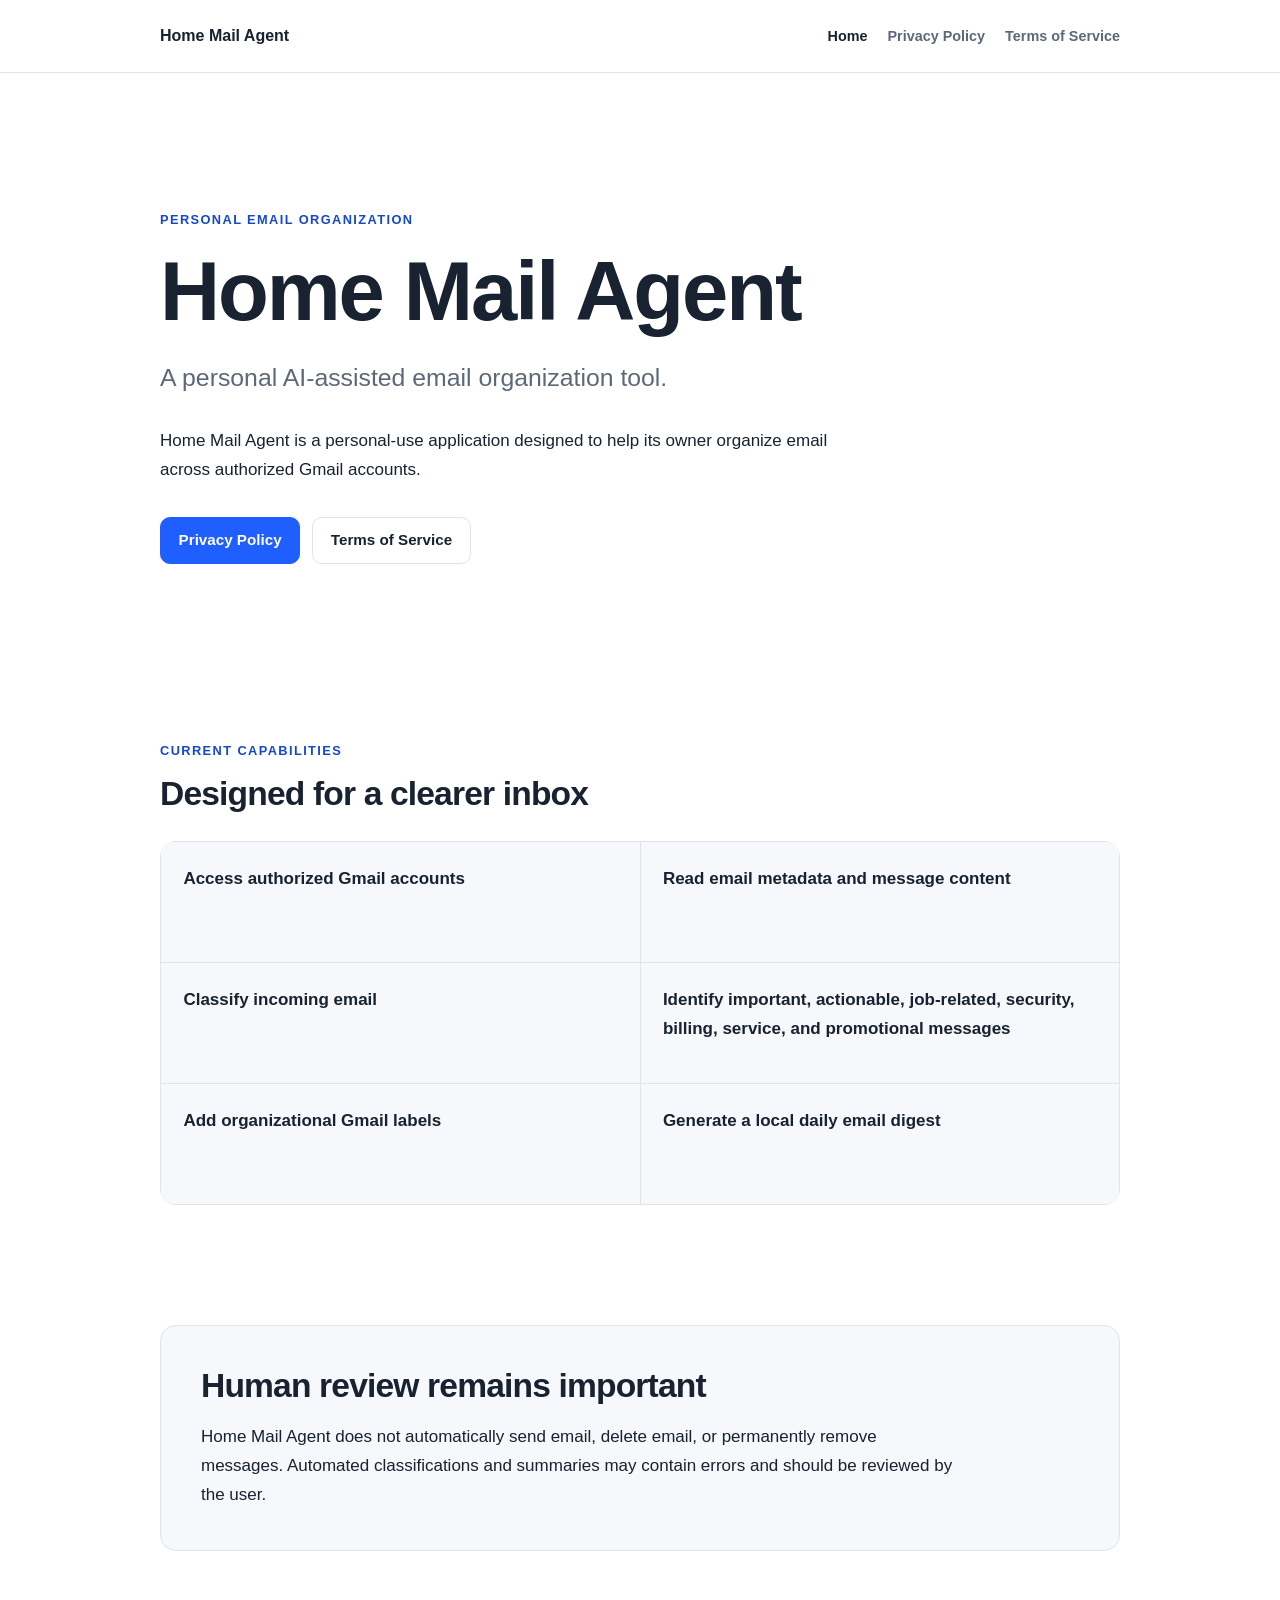
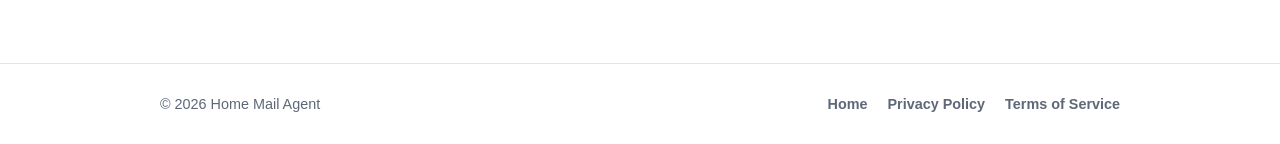
<file: docs/index.html>
<!doctype html>
<html lang="en">
  <head>
    <meta charset="utf-8">
    <meta name="viewport" content="width=device-width, initial-scale=1">
    <meta name="description" content="Home Mail Agent is a personal AI-assisted email organization tool.">
    <title>Home Mail Agent</title>
    <link rel="stylesheet" href="styles.css">
  </head>
  <body>
    <header class="site-header">
      <nav class="nav container" aria-label="Primary navigation">
        <a class="brand" href="index.html">Home Mail Agent</a>
        <div class="nav-links">
          <a aria-current="page" href="index.html">Home</a>
          <a href="privacy.html">Privacy Policy</a>
          <a href="terms.html">Terms of Service</a>
        </div>
      </nav>
    </header>

    <main>
      <section class="hero container">
        <p class="eyebrow">Personal email organization</p>
        <h1>Home Mail Agent</h1>
        <p class="subtitle">A personal AI-assisted email organization tool.</p>
        <p class="intro">
          Home Mail Agent is a personal-use application designed to help its
          owner organize email across authorized Gmail accounts.
        </p>
        <div class="actions" aria-label="Legal information">
          <a class="button primary" href="privacy.html">Privacy Policy</a>
          <a class="button secondary" href="terms.html">Terms of Service</a>
        </div>
      </section>

      <section class="section container" aria-labelledby="capabilities-title">
        <div class="section-heading">
          <p class="eyebrow">Current capabilities</p>
          <h2 id="capabilities-title">Designed for a clearer inbox</h2>
        </div>
        <ul class="feature-grid">
          <li>Access authorized Gmail accounts</li>
          <li>Read email metadata and message content</li>
          <li>Classify incoming email</li>
          <li>
            Identify important, actionable, job-related, security, billing,
            service, and promotional messages
          </li>
          <li>Add organizational Gmail labels</li>
          <li>Generate a local daily email digest</li>
        </ul>
      </section>

      <section class="section container">
        <div class="notice">
          <h2>Human review remains important</h2>
          <p>
            Home Mail Agent does not automatically send email, delete email,
            or permanently remove messages. Automated classifications and
            summaries may contain errors and should be reviewed by the user.
          </p>
        </div>
      </section>
    </main>

    <footer class="site-footer">
      <div class="container footer-content">
        <p>&copy; 2026 Home Mail Agent</p>
        <nav class="footer-links" aria-label="Footer navigation">
          <a href="index.html">Home</a>
          <a href="privacy.html">Privacy Policy</a>
          <a href="terms.html">Terms of Service</a>
        </nav>
      </div>
    </footer>
  </body>
</html>
</file>
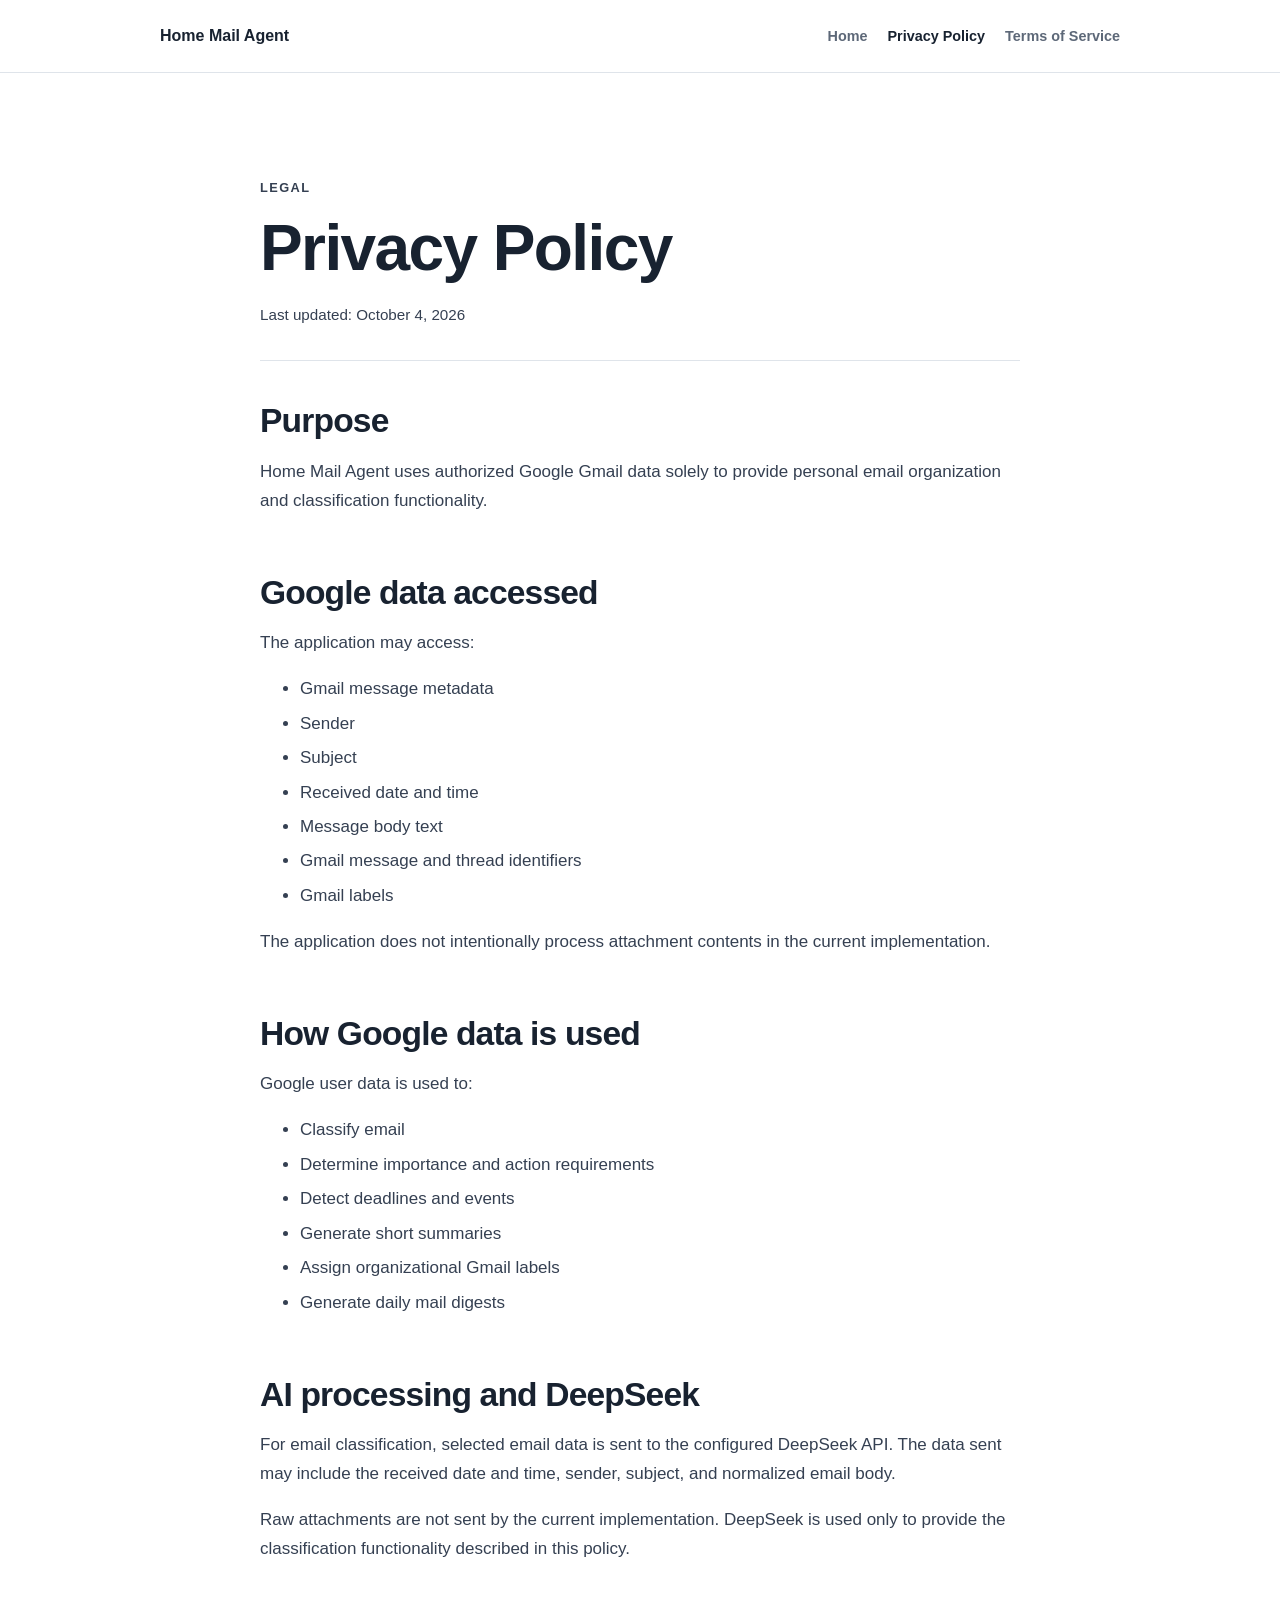
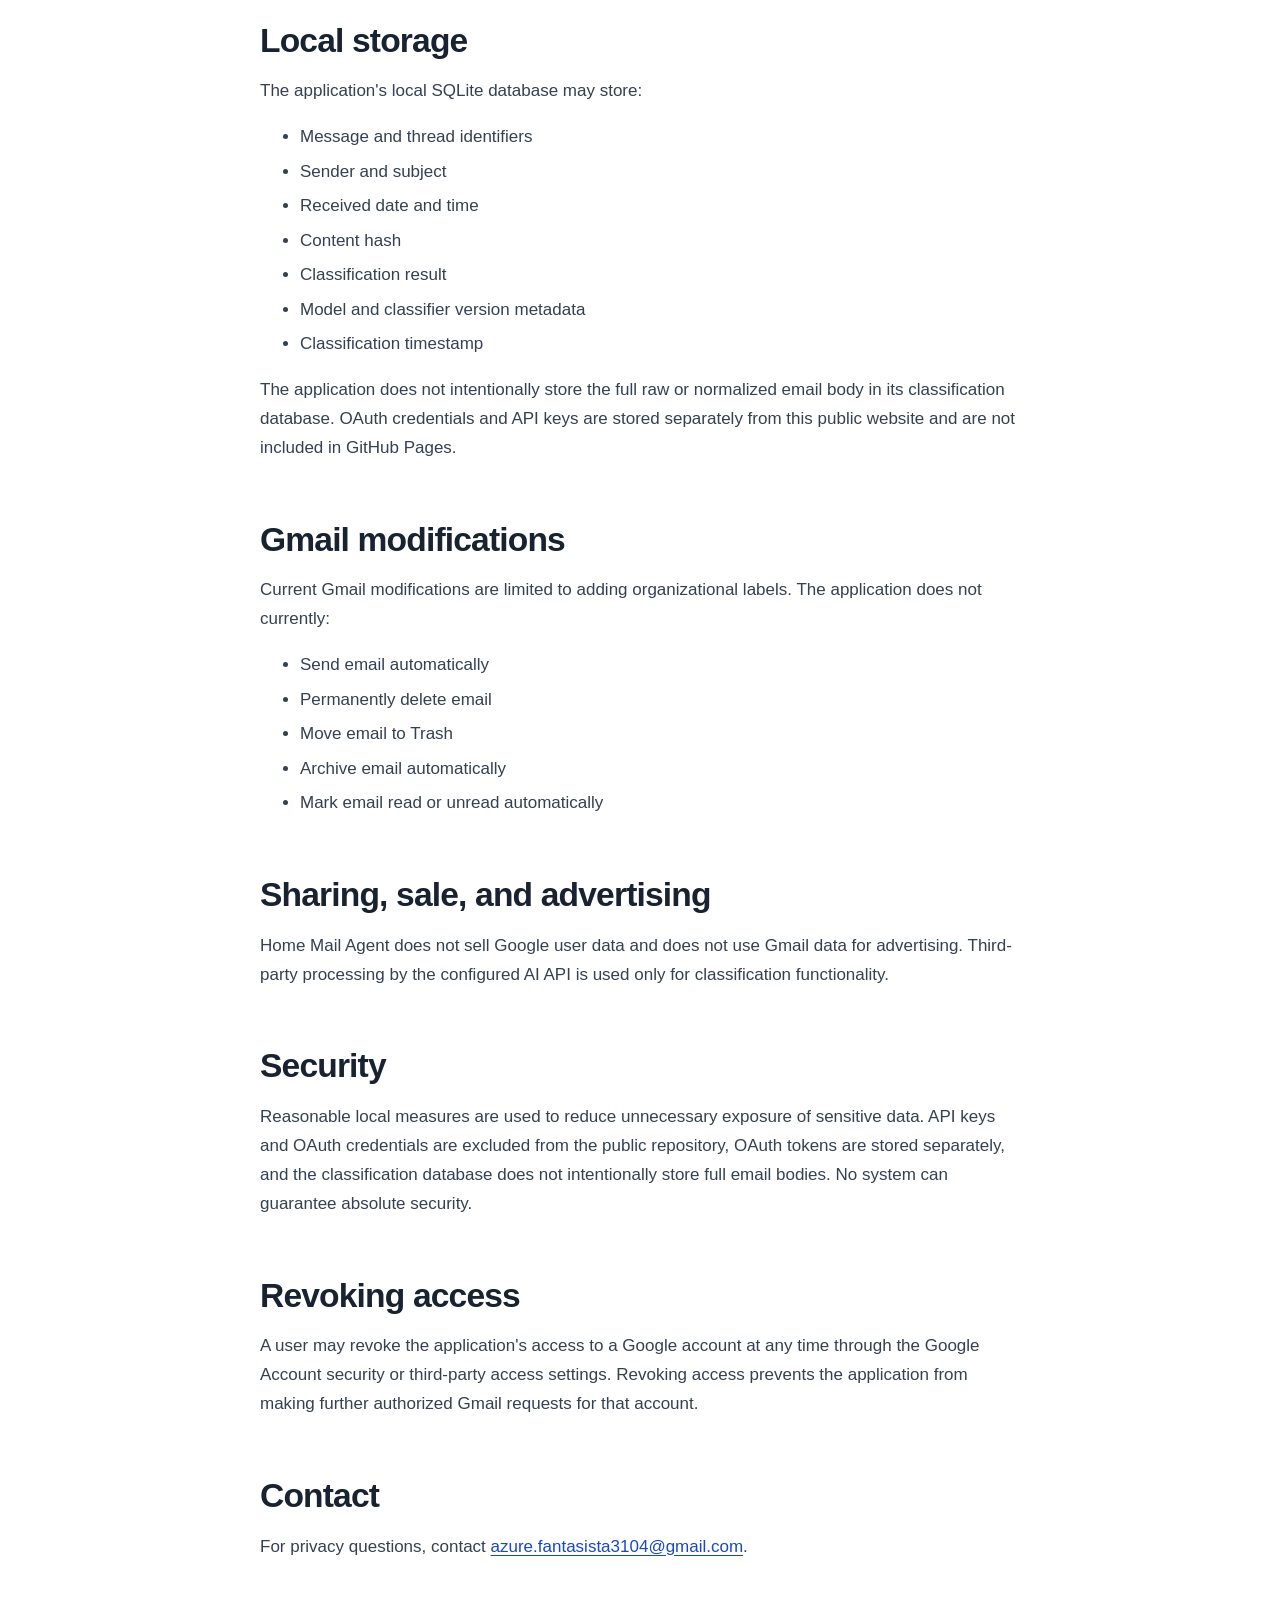
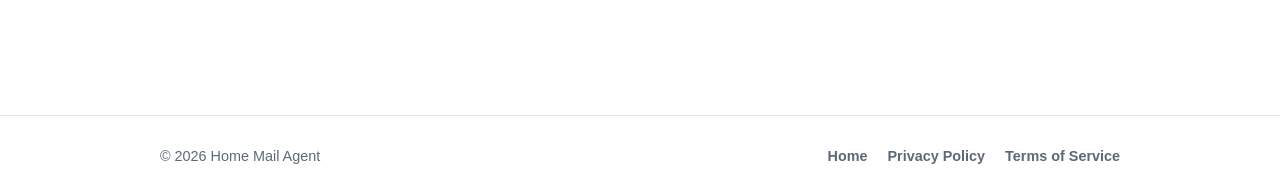
<file: docs/privacy.html>
<!doctype html>
<html lang="en">
  <head>
    <meta charset="utf-8">
    <meta name="viewport" content="width=device-width, initial-scale=1">
    <meta name="description" content="Privacy Policy for Home Mail Agent.">
    <title>Privacy Policy — Home Mail Agent</title>
    <link rel="stylesheet" href="styles.css">
  </head>
  <body>
    <header class="site-header">
      <nav class="nav container" aria-label="Primary navigation">
        <a class="brand" href="index.html">Home Mail Agent</a>
        <div class="nav-links">
          <a href="index.html">Home</a>
          <a aria-current="page" href="privacy.html">Privacy Policy</a>
          <a href="terms.html">Terms of Service</a>
        </div>
      </nav>
    </header>

    <main class="container legal-page">
      <header class="legal-header">
        <p class="eyebrow">Legal</p>
        <h1>Privacy Policy</h1>
        <p class="updated">Last updated: October 4, 2026</p>
      </header>

      <section>
        <h2>Purpose</h2>
        <p>
          Home Mail Agent uses authorized Google Gmail data solely to provide
          personal email organization and classification functionality.
        </p>
      </section>

      <section>
        <h2>Google data accessed</h2>
        <p>The application may access:</p>
        <ul>
          <li>Gmail message metadata</li>
          <li>Sender</li>
          <li>Subject</li>
          <li>Received date and time</li>
          <li>Message body text</li>
          <li>Gmail message and thread identifiers</li>
          <li>Gmail labels</li>
        </ul>
        <p>
          The application does not intentionally process attachment contents
          in the current implementation.
        </p>
      </section>

      <section>
        <h2>How Google data is used</h2>
        <p>Google user data is used to:</p>
        <ul>
          <li>Classify email</li>
          <li>Determine importance and action requirements</li>
          <li>Detect deadlines and events</li>
          <li>Generate short summaries</li>
          <li>Assign organizational Gmail labels</li>
          <li>Generate daily mail digests</li>
        </ul>
      </section>

      <section>
        <h2>AI processing and DeepSeek</h2>
        <p>
          For email classification, selected email data is sent to the
          configured DeepSeek API. The data sent may include the received date
          and time, sender, subject, and normalized email body.
        </p>
        <p>
          Raw attachments are not sent by the current implementation. DeepSeek
          is used only to provide the classification functionality described
          in this policy.
        </p>
      </section>

      <section>
        <h2>Local storage</h2>
        <p>The application's local SQLite database may store:</p>
        <ul>
          <li>Message and thread identifiers</li>
          <li>Sender and subject</li>
          <li>Received date and time</li>
          <li>Content hash</li>
          <li>Classification result</li>
          <li>Model and classifier version metadata</li>
          <li>Classification timestamp</li>
        </ul>
        <p>
          The application does not intentionally store the full raw or
          normalized email body in its classification database. OAuth
          credentials and API keys are stored separately from this public
          website and are not included in GitHub Pages.
        </p>
      </section>

      <section>
        <h2>Gmail modifications</h2>
        <p>
          Current Gmail modifications are limited to adding organizational
          labels. The application does not currently:
        </p>
        <ul>
          <li>Send email automatically</li>
          <li>Permanently delete email</li>
          <li>Move email to Trash</li>
          <li>Archive email automatically</li>
          <li>Mark email read or unread automatically</li>
        </ul>
      </section>

      <section>
        <h2>Sharing, sale, and advertising</h2>
        <p>
          Home Mail Agent does not sell Google user data and does not use Gmail
          data for advertising. Third-party processing by the configured AI
          API is used only for classification functionality.
        </p>
      </section>

      <section>
        <h2>Security</h2>
        <p>
          Reasonable local measures are used to reduce unnecessary exposure of
          sensitive data. API keys and OAuth credentials are excluded from the
          public repository, OAuth tokens are stored separately, and the
          classification database does not intentionally store full email
          bodies. No system can guarantee absolute security.
        </p>
      </section>

      <section>
        <h2>Revoking access</h2>
        <p>
          A user may revoke the application's access to a Google account at any
          time through the Google Account security or third-party access
          settings. Revoking access prevents the application from making
          further authorized Gmail requests for that account.
        </p>
      </section>

      <section>
        <h2>Contact</h2>
        <p>
          For privacy questions, contact
          <a href="mailto:azure.fantasista3104@gmail.com">azure.fantasista3104@gmail.com</a>.
        </p>
      </section>
    </main>

    <footer class="site-footer">
      <div class="container footer-content">
        <p>&copy; 2026 Home Mail Agent</p>
        <nav class="footer-links" aria-label="Footer navigation">
          <a href="index.html">Home</a>
          <a href="privacy.html">Privacy Policy</a>
          <a href="terms.html">Terms of Service</a>
        </nav>
      </div>
    </footer>
  </body>
</html>
</file>
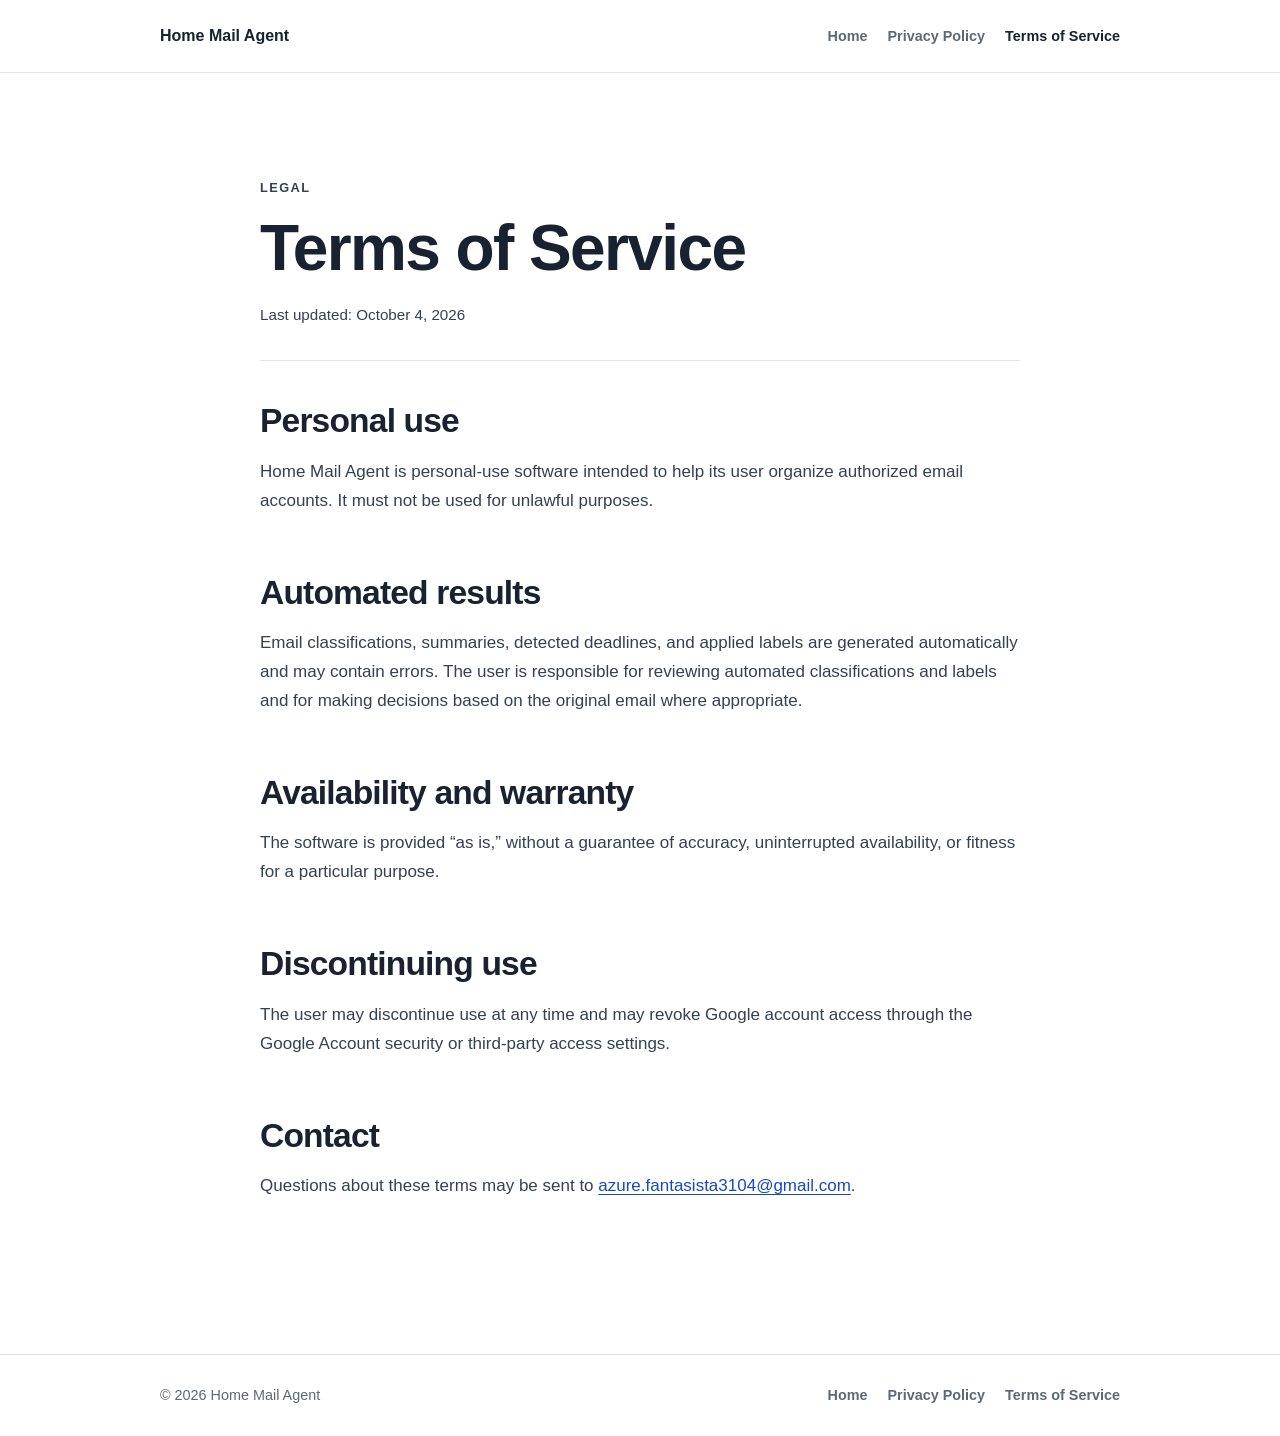
<file: docs/terms.html>
<!doctype html>
<html lang="en">
  <head>
    <meta charset="utf-8">
    <meta name="viewport" content="width=device-width, initial-scale=1">
    <meta name="description" content="Terms of Service for Home Mail Agent.">
    <title>Terms of Service — Home Mail Agent</title>
    <link rel="stylesheet" href="styles.css">
  </head>
  <body>
    <header class="site-header">
      <nav class="nav container" aria-label="Primary navigation">
        <a class="brand" href="index.html">Home Mail Agent</a>
        <div class="nav-links">
          <a href="index.html">Home</a>
          <a href="privacy.html">Privacy Policy</a>
          <a aria-current="page" href="terms.html">Terms of Service</a>
        </div>
      </nav>
    </header>

    <main class="container legal-page">
      <header class="legal-header">
        <p class="eyebrow">Legal</p>
        <h1>Terms of Service</h1>
        <p class="updated">Last updated: October 4, 2026</p>
      </header>

      <section>
        <h2>Personal use</h2>
        <p>
          Home Mail Agent is personal-use software intended to help its user
          organize authorized email accounts. It must not be used for unlawful
          purposes.
        </p>
      </section>

      <section>
        <h2>Automated results</h2>
        <p>
          Email classifications, summaries, detected deadlines, and applied
          labels are generated automatically and may contain errors. The user
          is responsible for reviewing automated classifications and labels and
          for making decisions based on the original email where appropriate.
        </p>
      </section>

      <section>
        <h2>Availability and warranty</h2>
        <p>
          The software is provided “as is,” without a guarantee of accuracy,
          uninterrupted availability, or fitness for a particular purpose.
        </p>
      </section>

      <section>
        <h2>Discontinuing use</h2>
        <p>
          The user may discontinue use at any time and may revoke Google
          account access through the Google Account security or third-party
          access settings.
        </p>
      </section>

      <section>
        <h2>Contact</h2>
        <p>
          Questions about these terms may be sent to
          <a href="mailto:azure.fantasista3104@gmail.com">azure.fantasista3104@gmail.com</a>.
        </p>
      </section>
    </main>

    <footer class="site-footer">
      <div class="container footer-content">
        <p>&copy; 2026 Home Mail Agent</p>
        <nav class="footer-links" aria-label="Footer navigation">
          <a href="index.html">Home</a>
          <a href="privacy.html">Privacy Policy</a>
          <a href="terms.html">Terms of Service</a>
        </nav>
      </div>
    </footer>
  </body>
</html>
</file>
<file: docs/styles.css>
:root {
  color-scheme: light;
  --background: #ffffff;
  --surface: #f6f8fb;
  --text: #182230;
  --muted: #5d6878;
  --border: #dfe4ea;
  --accent: #1f5eff;
  --accent-dark: #1748c7;
  --max-width: 960px;
}

* {
  box-sizing: border-box;
}

html {
  scroll-behavior: smooth;
}

body {
  margin: 0;
  background: var(--background);
  color: var(--text);
  font-family: -apple-system, BlinkMacSystemFont, "Segoe UI", Roboto, Helvetica,
    Arial, sans-serif;
  font-size: 17px;
  line-height: 1.7;
}

a {
  color: var(--accent-dark);
  text-underline-offset: 0.18em;
}

a:hover {
  color: var(--accent);
}

a:focus-visible {
  border-radius: 4px;
  outline: 3px solid rgb(31 94 255 / 28%);
  outline-offset: 3px;
}

.container {
  width: min(calc(100% - 2.5rem), var(--max-width));
  margin-inline: auto;
}

.site-header {
  border-bottom: 1px solid var(--border);
  background: rgb(255 255 255 / 94%);
}

.nav {
  display: flex;
  align-items: center;
  justify-content: space-between;
  min-height: 72px;
  gap: 1.5rem;
}

.brand {
  color: var(--text);
  font-size: 1rem;
  font-weight: 750;
  text-decoration: none;
  white-space: nowrap;
}

.nav-links,
.footer-links {
  display: flex;
  flex-wrap: wrap;
  gap: 0.6rem 1.25rem;
}

.nav-links a,
.footer-links a {
  color: var(--muted);
  font-size: 0.9rem;
  font-weight: 600;
  text-decoration: none;
}

.nav-links a:hover,
.nav-links a[aria-current="page"],
.footer-links a:hover {
  color: var(--text);
}

.hero {
  padding-block: clamp(5rem, 12vw, 8.5rem);
}

.eyebrow {
  margin: 0 0 0.75rem;
  color: var(--accent-dark);
  font-size: 0.8rem;
  font-weight: 750;
  letter-spacing: 0.11em;
  text-transform: uppercase;
}

h1,
h2 {
  margin-top: 0;
  line-height: 1.18;
  letter-spacing: -0.025em;
}

h1 {
  max-width: 800px;
  margin-bottom: 1rem;
  font-size: clamp(2.7rem, 8vw, 5.2rem);
}

h2 {
  margin-bottom: 0.75rem;
  font-size: clamp(1.45rem, 4vw, 2.1rem);
}

.subtitle {
  max-width: 700px;
  margin: 0;
  color: var(--muted);
  font-size: clamp(1.2rem, 3vw, 1.55rem);
}

.intro {
  max-width: 680px;
  margin: 1.75rem 0 0;
}

.actions {
  display: flex;
  flex-wrap: wrap;
  gap: 0.75rem;
  margin-top: 2rem;
}

.button {
  display: inline-flex;
  align-items: center;
  min-height: 46px;
  padding: 0.6rem 1.1rem;
  border: 1px solid var(--border);
  border-radius: 10px;
  font-size: 0.95rem;
  font-weight: 700;
  text-decoration: none;
}

.button.primary {
  border-color: var(--accent);
  background: var(--accent);
  color: #ffffff;
}

.button.primary:hover {
  border-color: var(--accent-dark);
  background: var(--accent-dark);
  color: #ffffff;
}

.button.secondary {
  background: #ffffff;
  color: var(--text);
}

.section {
  padding-block: 2.5rem 5rem;
}

.section-heading {
  max-width: 650px;
  margin-bottom: 1.75rem;
}

.feature-grid {
  display: grid;
  grid-template-columns: repeat(2, minmax(0, 1fr));
  gap: 1px;
  margin: 0;
  padding: 1px;
  border-radius: 16px;
  overflow: hidden;
  background: var(--border);
  list-style: none;
}

.feature-grid li {
  min-height: 120px;
  padding: 1.4rem;
  background: var(--surface);
  font-weight: 650;
}

.notice {
  padding: clamp(1.5rem, 5vw, 2.5rem);
  border: 1px solid var(--border);
  border-radius: 16px;
  background: var(--surface);
}

.notice p {
  max-width: 760px;
  margin-bottom: 0;
}

.legal-page {
  max-width: 760px;
  padding-block: clamp(3.5rem, 9vw, 6.5rem);
}

.legal-header {
  padding-bottom: 2rem;
  border-bottom: 1px solid var(--border);
}

.legal-header h1 {
  font-size: clamp(2.25rem, 7vw, 4rem);
}

.updated {
  margin: 0;
  color: var(--muted);
  font-size: 0.95rem;
}

.legal-page section {
  padding-top: 2.5rem;
}

.legal-page p,
.legal-page li {
  color: #354052;
}

.legal-page li + li {
  margin-top: 0.35rem;
}

.site-footer {
  margin-top: 2rem;
  border-top: 1px solid var(--border);
}

.footer-content {
  display: flex;
  align-items: center;
  justify-content: space-between;
  gap: 1.5rem;
  padding-block: 1.75rem;
}

.footer-content p {
  margin: 0;
  color: var(--muted);
  font-size: 0.9rem;
}

@media (max-width: 680px) {
  .nav,
  .footer-content {
    align-items: flex-start;
    flex-direction: column;
    justify-content: center;
  }

  .nav {
    padding-block: 1rem;
  }

  .feature-grid {
    grid-template-columns: 1fr;
  }

  .hero {
    padding-block: 4rem;
  }
}
</file>
